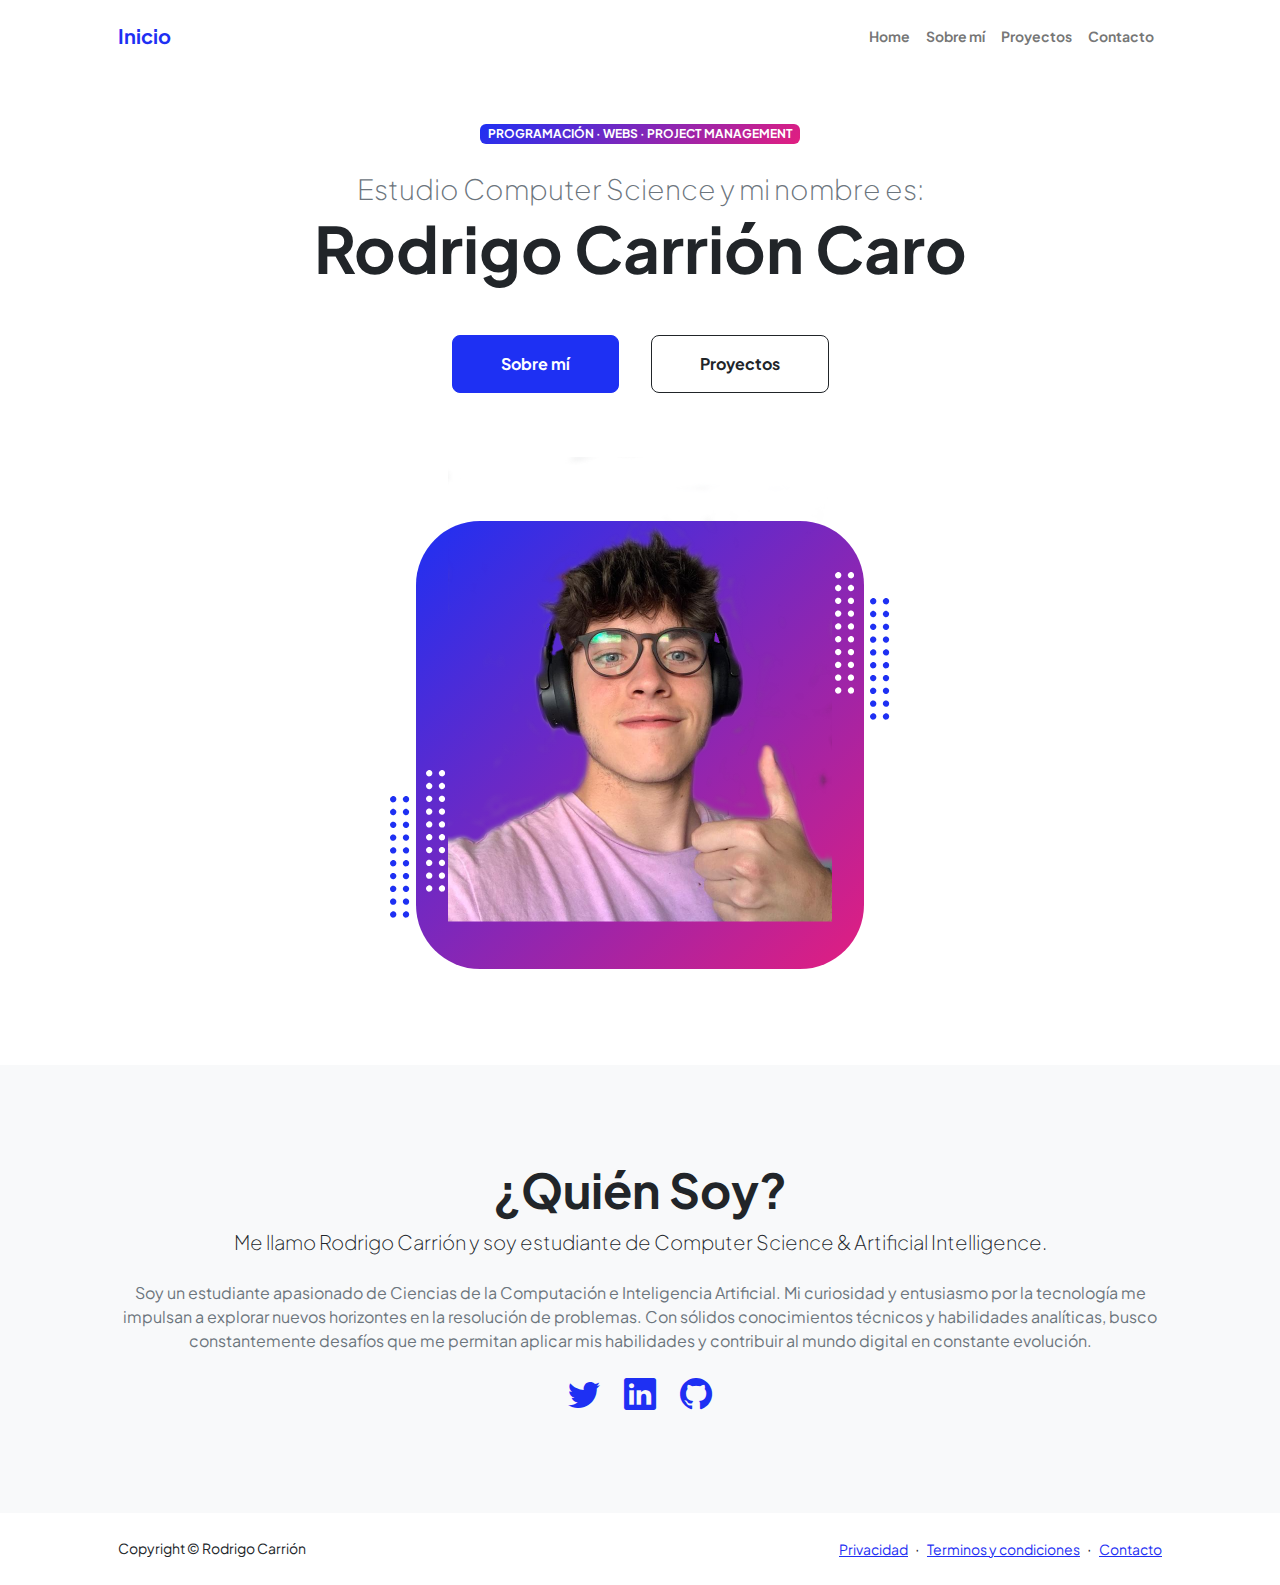
<file: index.html>
<!DOCTYPE html>
<html lang="en">
    <head>
        <meta charset="utf-8" />
        <meta name="viewport" content="width=device-width, initial-scale=1, shrink-to-fit=no" />
        <meta name="description" content="" />
        <meta name="author" content="" />
        <title>Portfolio Rodrigo Carrión</title>
        <!-- Favicon-->
        <link rel="icon" type="image/x-icon" href="assets/favicon.ico" />
        <!-- Custom Google font-->
        <link rel="preconnect" href="https://fonts.googleapis.com" />
        <link rel="preconnect" href="https://fonts.gstatic.com" crossorigin />
        <link href="https://fonts.googleapis.com/css2?family=Plus+Jakarta+Sans:wght@100;200;300;400;500;600;700;800;900&amp;display=swap" rel="stylesheet" />
        <!-- Bootstrap icons-->
        <link href="https://cdn.jsdelivr.net/npm/bootstrap-icons@1.8.1/font/bootstrap-icons.css" rel="stylesheet" />
        <!-- Core theme CSS (includes Bootstrap)-->
        <link href="css/styles.css" rel="stylesheet" />
    </head>
    <body class="d-flex flex-column h-100">
        <main class="flex-shrink-0">
            <!-- Navigation-->
            <nav class="navbar navbar-expand-lg navbar-light bg-white py-3">
                <div class="container px-5">
                    <a class="navbar-brand" href="index.html"><span class="fw-bolder text-primary">Inicio</span></a>
                    <button class="navbar-toggler" type="button" data-bs-toggle="collapse" data-bs-target="#navbarSupportedContent" aria-controls="navbarSupportedContent" aria-expanded="false" aria-label="Toggle navigation"><span class="navbar-toggler-icon"></span></button>
                    <div class="collapse navbar-collapse" id="navbarSupportedContent">
                        <ul class="navbar-nav ms-auto mb-2 mb-lg-0 small fw-bolder">
                            <li class="nav-item"><a class="nav-link" href="index.html">Home</a></li>
                            <li class="nav-item"><a class="nav-link" href="resume.html">Sobre mí</a></li>
                            <li class="nav-item"><a class="nav-link" href="projects.html">Proyectos</a></li>
                            <li class="nav-item"><a class="nav-link" href="contact.html">Contacto</a></li>
                        </ul>
                    </div>
                </div>
            </nav>
            <!-- Header-->
            <header class="py-5">
                <div class="container px-5 pb-5">
                    <div class="row gx-5 align-items-center">
                        <div class="col-xxl-5">
                            <!-- Header text content-->
                            <div class="text-center text-xxl-start">
                                <div class="badge bg-gradient-primary-to-secondary text-white mb-4"><div class="text-uppercase">Programación &middot; Webs &middot; Project Management</div></div>
                                <div class="fs-3 fw-light text-muted">Estudio Computer Science y mi nombre es:</div>
                                <h1 class="display-3 fw-bolder mb-5"><span class="text-gradient d-inline">Rodrigo Carrión Caro</span></h1>
                                <div class="d-grid gap-3 d-sm-flex justify-content-sm-center justify-content-xxl-start mb-3">
                                    <a class="btn btn-primary btn-lg px-5 py-3 me-sm-3 fs-6 fw-bolder" href="resume.html">Sobre mí</a>
                                    <a class="btn btn-outline-dark btn-lg px-5 py-3 fs-6 fw-bolder" href="projects.html">Proyectos</a>
                                </div>
                            </div>
                        </div>
                        <div class="col-xxl-7">
                            <!-- Header profile picture-->
                            <div class="d-flex justify-content-center mt-5 mt-xxl-0">
                                <div class="profile bg-gradient-primary-to-secondary">
                                    <!-- TIP: For best results, use a photo with a transparent background like the demo example below-->
                                    <!-- Watch a tutorial on how to do this on YouTube (link)-->
                                    <img class="profile-img" src="assets/profile.png" alt="..." />
                                    <div class="dots-1">
                                        <!-- SVG Dots-->
                                        <svg version="1.1" xmlns="http://www.w3.org/2000/svg" xmlns:xlink="http://www.w3.org/1999/xlink" x="0px" y="0px" viewBox="0 0 191.6 1215.4" style="enable-background: new 0 0 191.6 1215.4" xml:space="preserve">
                                            <g transform="translate(0.000000,1280.000000) scale(0.100000,-0.100000)">
                                                <path d="M227.7,12788.6c-105-35-200-141-222-248c-43-206,163-412,369-369c155,32,275,190,260,339c-11,105-90,213-190,262        C383.7,12801.6,289.7,12808.6,227.7,12788.6z"></path>
                                                <path d="M1507.7,12788.6c-151-50-253-216-222-362c25-119,136-230,254-255c194-41,395,142,375,339c-11,105-90,213-190,262        C1663.7,12801.6,1569.7,12808.6,1507.7,12788.6z"></path>
                                                <path d="M227.7,11508.6c-105-35-200-141-222-248c-43-206,163-412,369-369c155,32,275,190,260,339c-11,105-90,213-190,262        C383.7,11521.6,289.7,11528.6,227.7,11508.6z"></path>
                                                <path d="M1507.7,11508.6c-151-50-253-216-222-362c25-119,136-230,254-255c194-41,395,142,375,339c-11,105-90,213-190,262        C1663.7,11521.6,1569.7,11528.6,1507.7,11508.6z"></path>
                                                <path d="M227.7,10228.6c-105-35-200-141-222-248c-43-206,163-412,369-369c155,32,275,190,260,339c-11,105-90,213-190,262        C383.7,10241.6,289.7,10248.6,227.7,10228.6z"></path>
                                                <path d="M1507.7,10228.6c-105-35-200-141-222-248c-43-206,163-412,369-369c155,32,275,190,260,339c-11,105-90,213-190,262        C1663.7,10241.6,1569.7,10248.6,1507.7,10228.6z"></path>
                                                <path d="M227.7,8948.6c-105-35-200-141-222-248c-43-206,163-412,369-369c155,32,275,190,260,339c-11,105-90,213-190,262        C383.7,8961.6,289.7,8968.6,227.7,8948.6z"></path>
                                                <path d="M1507.7,8948.6c-105-35-200-141-222-248c-43-206,163-412,369-369c155,32,275,190,260,339c-11,105-90,213-190,262        C1663.7,8961.6,1569.7,8968.6,1507.7,8948.6z"></path>
                                                <path d="M227.7,7668.6c-105-35-200-141-222-248c-43-206,163-412,369-369c155,32,275,190,260,339c-11,105-90,213-190,262        C383.7,7681.6,289.7,7688.6,227.7,7668.6z"></path>
                                                <path d="M1507.7,7668.6c-105-35-200-141-222-248c-43-206,163-412,369-369c155,32,275,190,260,339c-11,105-90,213-190,262        C1663.7,7681.6,1569.7,7688.6,1507.7,7668.6z"></path>
                                                <path d="M227.7,6388.6c-105-35-200-141-222-248c-43-206,163-412,369-369c155,32,275,190,260,339c-11,105-90,213-190,262        C383.7,6401.6,289.7,6408.6,227.7,6388.6z"></path>
                                                <path d="M1507.7,6388.6c-105-35-200-141-222-248c-43-206,163-412,369-369c155,32,275,190,260,339c-11,105-90,213-190,262        C1663.7,6401.6,1569.7,6408.6,1507.7,6388.6z"></path>
                                                <path d="M227.7,5108.6c-105-35-200-141-222-248c-43-206,163-412,369-369c155,32,275,190,260,339c-11,105-90,213-190,262        C383.7,5121.6,289.7,5128.6,227.7,5108.6z"></path>
                                                <path d="M1507.7,5108.6c-105-35-200-141-222-248c-43-206,163-412,369-369c155,32,275,190,260,339c-11,105-90,213-190,262        C1663.7,5121.6,1569.7,5128.6,1507.7,5108.6z"></path>
                                                <path d="M227.7,3828.6c-105-35-200-141-222-248c-43-206,163-412,369-369c155,32,275,190,260,339c-11,105-90,213-190,262        C383.7,3841.6,289.7,3848.6,227.7,3828.6z"></path>
                                                <path d="M1507.7,3828.6c-105-35-200-141-222-248c-43-206,163-412,369-369c155,32,275,190,260,339c-11,105-90,213-190,262        C1663.7,3841.6,1569.7,3848.6,1507.7,3828.6z"></path>
                                                <path d="M227.7,2548.6c-105-35-200-141-222-248c-43-206,163-412,369-369c155,32,275,190,260,339c-11,105-90,213-190,262        C383.7,2561.6,289.7,2568.6,227.7,2548.6z"></path>
                                                <path d="M1507.7,2548.6c-105-35-200-141-222-248c-43-206,163-412,369-369c155,32,275,190,260,339c-11,105-90,213-190,262        C1663.7,2561.6,1569.7,2568.6,1507.7,2548.6z"></path>
                                                <path d="M227.7,1268.6c-105-35-200-141-222-248c-43-206,163-412,369-369c155,32,275,190,260,339c-11,105-90,213-190,262        C383.7,1281.6,289.7,1288.6,227.7,1268.6z"></path>
                                                <path d="M1507.7,1268.6c-105-35-200-141-222-248c-43-206,163-412,369-369c155,32,275,190,260,339c-11,105-90,213-190,262        C1663.7,1281.6,1569.7,1288.6,1507.7,1268.6z"></path>
                                            </g>
                                        </svg>
                                        <!-- END of SVG dots-->
                                    </div>
                                    <div class="dots-2">
                                        <!-- SVG Dots-->
                                        <svg version="1.1" xmlns="http://www.w3.org/2000/svg" xmlns:xlink="http://www.w3.org/1999/xlink" x="0px" y="0px" viewBox="0 0 191.6 1215.4" style="enable-background: new 0 0 191.6 1215.4" xml:space="preserve">
                                            <g transform="translate(0.000000,1280.000000) scale(0.100000,-0.100000)">
                                                <path d="M227.7,12788.6c-105-35-200-141-222-248c-43-206,163-412,369-369c155,32,275,190,260,339c-11,105-90,213-190,262        C383.7,12801.6,289.7,12808.6,227.7,12788.6z"></path>
                                                <path d="M1507.7,12788.6c-151-50-253-216-222-362c25-119,136-230,254-255c194-41,395,142,375,339c-11,105-90,213-190,262        C1663.7,12801.6,1569.7,12808.6,1507.7,12788.6z"></path>
                                                <path d="M227.7,11508.6c-105-35-200-141-222-248c-43-206,163-412,369-369c155,32,275,190,260,339c-11,105-90,213-190,262        C383.7,11521.6,289.7,11528.6,227.7,11508.6z"></path>
                                                <path d="M1507.7,11508.6c-151-50-253-216-222-362c25-119,136-230,254-255c194-41,395,142,375,339c-11,105-90,213-190,262        C1663.7,11521.6,1569.7,11528.6,1507.7,11508.6z"></path>
                                                <path d="M227.7,10228.6c-105-35-200-141-222-248c-43-206,163-412,369-369c155,32,275,190,260,339c-11,105-90,213-190,262        C383.7,10241.6,289.7,10248.6,227.7,10228.6z"></path>
                                                <path d="M1507.7,10228.6c-105-35-200-141-222-248c-43-206,163-412,369-369c155,32,275,190,260,339c-11,105-90,213-190,262        C1663.7,10241.6,1569.7,10248.6,1507.7,10228.6z"></path>
                                                <path d="M227.7,8948.6c-105-35-200-141-222-248c-43-206,163-412,369-369c155,32,275,190,260,339c-11,105-90,213-190,262        C383.7,8961.6,289.7,8968.6,227.7,8948.6z"></path>
                                                <path d="M1507.7,8948.6c-105-35-200-141-222-248c-43-206,163-412,369-369c155,32,275,190,260,339c-11,105-90,213-190,262        C1663.7,8961.6,1569.7,8968.6,1507.7,8948.6z"></path>
                                                <path d="M227.7,7668.6c-105-35-200-141-222-248c-43-206,163-412,369-369c155,32,275,190,260,339c-11,105-90,213-190,262        C383.7,7681.6,289.7,7688.6,227.7,7668.6z"></path>
                                                <path d="M1507.7,7668.6c-105-35-200-141-222-248c-43-206,163-412,369-369c155,32,275,190,260,339c-11,105-90,213-190,262        C1663.7,7681.6,1569.7,7688.6,1507.7,7668.6z"></path>
                                                <path d="M227.7,6388.6c-105-35-200-141-222-248c-43-206,163-412,369-369c155,32,275,190,260,339c-11,105-90,213-190,262        C383.7,6401.6,289.7,6408.6,227.7,6388.6z"></path>
                                                <path d="M1507.7,6388.6c-105-35-200-141-222-248c-43-206,163-412,369-369c155,32,275,190,260,339c-11,105-90,213-190,262        C1663.7,6401.6,1569.7,6408.6,1507.7,6388.6z"></path>
                                                <path d="M227.7,5108.6c-105-35-200-141-222-248c-43-206,163-412,369-369c155,32,275,190,260,339c-11,105-90,213-190,262        C383.7,5121.6,289.7,5128.6,227.7,5108.6z"></path>
                                                <path d="M1507.7,5108.6c-105-35-200-141-222-248c-43-206,163-412,369-369c155,32,275,190,260,339c-11,105-90,213-190,262        C1663.7,5121.6,1569.7,5128.6,1507.7,5108.6z"></path>
                                                <path d="M227.7,3828.6c-105-35-200-141-222-248c-43-206,163-412,369-369c155,32,275,190,260,339c-11,105-90,213-190,262        C383.7,3841.6,289.7,3848.6,227.7,3828.6z"></path>
                                                <path d="M1507.7,3828.6c-105-35-200-141-222-248c-43-206,163-412,369-369c155,32,275,190,260,339c-11,105-90,213-190,262        C1663.7,3841.6,1569.7,3848.6,1507.7,3828.6z"></path>
                                                <path d="M227.7,2548.6c-105-35-200-141-222-248c-43-206,163-412,369-369c155,32,275,190,260,339c-11,105-90,213-190,262        C383.7,2561.6,289.7,2568.6,227.7,2548.6z"></path>
                                                <path d="M1507.7,2548.6c-105-35-200-141-222-248c-43-206,163-412,369-369c155,32,275,190,260,339c-11,105-90,213-190,262        C1663.7,2561.6,1569.7,2568.6,1507.7,2548.6z"></path>
                                                <path d="M227.7,1268.6c-105-35-200-141-222-248c-43-206,163-412,369-369c155,32,275,190,260,339c-11,105-90,213-190,262        C383.7,1281.6,289.7,1288.6,227.7,1268.6z"></path>
                                                <path d="M1507.7,1268.6c-105-35-200-141-222-248c-43-206,163-412,369-369c155,32,275,190,260,339c-11,105-90,213-190,262        C1663.7,1281.6,1569.7,1288.6,1507.7,1268.6z"></path>
                                            </g>
                                        </svg>
                                        <!-- END of SVG dots-->
                                    </div>
                                    <div class="dots-3">
                                        <!-- SVG Dots-->
                                        <svg version="1.1" xmlns="http://www.w3.org/2000/svg" xmlns:xlink="http://www.w3.org/1999/xlink" x="0px" y="0px" viewBox="0 0 191.6 1215.4" style="enable-background: new 0 0 191.6 1215.4" xml:space="preserve">
                                            <g transform="translate(0.000000,1280.000000) scale(0.100000,-0.100000)">
                                                <path d="M227.7,12788.6c-105-35-200-141-222-248c-43-206,163-412,369-369c155,32,275,190,260,339c-11,105-90,213-190,262        C383.7,12801.6,289.7,12808.6,227.7,12788.6z"></path>
                                                <path d="M1507.7,12788.6c-151-50-253-216-222-362c25-119,136-230,254-255c194-41,395,142,375,339c-11,105-90,213-190,262        C1663.7,12801.6,1569.7,12808.6,1507.7,12788.6z"></path>
                                                <path d="M227.7,11508.6c-105-35-200-141-222-248c-43-206,163-412,369-369c155,32,275,190,260,339c-11,105-90,213-190,262        C383.7,11521.6,289.7,11528.6,227.7,11508.6z"></path>
                                                <path d="M1507.7,11508.6c-151-50-253-216-222-362c25-119,136-230,254-255c194-41,395,142,375,339c-11,105-90,213-190,262        C1663.7,11521.6,1569.7,11528.6,1507.7,11508.6z"></path>
                                                <path d="M227.7,10228.6c-105-35-200-141-222-248c-43-206,163-412,369-369c155,32,275,190,260,339c-11,105-90,213-190,262        C383.7,10241.6,289.7,10248.6,227.7,10228.6z"></path>
                                                <path d="M1507.7,10228.6c-105-35-200-141-222-248c-43-206,163-412,369-369c155,32,275,190,260,339c-11,105-90,213-190,262        C1663.7,10241.6,1569.7,10248.6,1507.7,10228.6z"></path>
                                                <path d="M227.7,8948.6c-105-35-200-141-222-248c-43-206,163-412,369-369c155,32,275,190,260,339c-11,105-90,213-190,262        C383.7,8961.6,289.7,8968.6,227.7,8948.6z"></path>
                                                <path d="M1507.7,8948.6c-105-35-200-141-222-248c-43-206,163-412,369-369c155,32,275,190,260,339c-11,105-90,213-190,262        C1663.7,8961.6,1569.7,8968.6,1507.7,8948.6z"></path>
                                                <path d="M227.7,7668.6c-105-35-200-141-222-248c-43-206,163-412,369-369c155,32,275,190,260,339c-11,105-90,213-190,262        C383.7,7681.6,289.7,7688.6,227.7,7668.6z"></path>
                                                <path d="M1507.7,7668.6c-105-35-200-141-222-248c-43-206,163-412,369-369c155,32,275,190,260,339c-11,105-90,213-190,262        C1663.7,7681.6,1569.7,7688.6,1507.7,7668.6z"></path>
                                                <path d="M227.7,6388.6c-105-35-200-141-222-248c-43-206,163-412,369-369c155,32,275,190,260,339c-11,105-90,213-190,262        C383.7,6401.6,289.7,6408.6,227.7,6388.6z"></path>
                                                <path d="M1507.7,6388.6c-105-35-200-141-222-248c-43-206,163-412,369-369c155,32,275,190,260,339c-11,105-90,213-190,262        C1663.7,6401.6,1569.7,6408.6,1507.7,6388.6z"></path>
                                                <path d="M227.7,5108.6c-105-35-200-141-222-248c-43-206,163-412,369-369c155,32,275,190,260,339c-11,105-90,213-190,262        C383.7,5121.6,289.7,5128.6,227.7,5108.6z"></path>
                                                <path d="M1507.7,5108.6c-105-35-200-141-222-248c-43-206,163-412,369-369c155,32,275,190,260,339c-11,105-90,213-190,262        C1663.7,5121.6,1569.7,5128.6,1507.7,5108.6z"></path>
                                                <path d="M227.7,3828.6c-105-35-200-141-222-248c-43-206,163-412,369-369c155,32,275,190,260,339c-11,105-90,213-190,262        C383.7,3841.6,289.7,3848.6,227.7,3828.6z"></path>
                                                <path d="M1507.7,3828.6c-105-35-200-141-222-248c-43-206,163-412,369-369c155,32,275,190,260,339c-11,105-90,213-190,262        C1663.7,3841.6,1569.7,3848.6,1507.7,3828.6z"></path>
                                                <path d="M227.7,2548.6c-105-35-200-141-222-248c-43-206,163-412,369-369c155,32,275,190,260,339c-11,105-90,213-190,262        C383.7,2561.6,289.7,2568.6,227.7,2548.6z"></path>
                                                <path d="M1507.7,2548.6c-105-35-200-141-222-248c-43-206,163-412,369-369c155,32,275,190,260,339c-11,105-90,213-190,262        C1663.7,2561.6,1569.7,2568.6,1507.7,2548.6z"></path>
                                                <path d="M227.7,1268.6c-105-35-200-141-222-248c-43-206,163-412,369-369c155,32,275,190,260,339c-11,105-90,213-190,262        C383.7,1281.6,289.7,1288.6,227.7,1268.6z"></path>
                                                <path d="M1507.7,1268.6c-105-35-200-141-222-248c-43-206,163-412,369-369c155,32,275,190,260,339c-11,105-90,213-190,262        C1663.7,1281.6,1569.7,1288.6,1507.7,1268.6z"></path>
                                            </g>
                                        </svg>
                                        <!-- END of SVG dots-->
                                    </div>
                                    <div class="dots-4">
                                        <!-- SVG Dots-->
                                        <svg version="1.1" xmlns="http://www.w3.org/2000/svg" xmlns:xlink="http://www.w3.org/1999/xlink" x="0px" y="0px" viewBox="0 0 191.6 1215.4" style="enable-background: new 0 0 191.6 1215.4" xml:space="preserve">
                                            <g transform="translate(0.000000,1280.000000) scale(0.100000,-0.100000)">
                                                <path d="M227.7,12788.6c-105-35-200-141-222-248c-43-206,163-412,369-369c155,32,275,190,260,339c-11,105-90,213-190,262        C383.7,12801.6,289.7,12808.6,227.7,12788.6z"></path>
                                                <path d="M1507.7,12788.6c-151-50-253-216-222-362c25-119,136-230,254-255c194-41,395,142,375,339c-11,105-90,213-190,262        C1663.7,12801.6,1569.7,12808.6,1507.7,12788.6z"></path>
                                                <path d="M227.7,11508.6c-105-35-200-141-222-248c-43-206,163-412,369-369c155,32,275,190,260,339c-11,105-90,213-190,262        C383.7,11521.6,289.7,11528.6,227.7,11508.6z"></path>
                                                <path d="M1507.7,11508.6c-151-50-253-216-222-362c25-119,136-230,254-255c194-41,395,142,375,339c-11,105-90,213-190,262        C1663.7,11521.6,1569.7,11528.6,1507.7,11508.6z"></path>
                                                <path d="M227.7,10228.6c-105-35-200-141-222-248c-43-206,163-412,369-369c155,32,275,190,260,339c-11,105-90,213-190,262        C383.7,10241.6,289.7,10248.6,227.7,10228.6z"></path>
                                                <path d="M1507.7,10228.6c-105-35-200-141-222-248c-43-206,163-412,369-369c155,32,275,190,260,339c-11,105-90,213-190,262        C1663.7,10241.6,1569.7,10248.6,1507.7,10228.6z"></path>
                                                <path d="M227.7,8948.6c-105-35-200-141-222-248c-43-206,163-412,369-369c155,32,275,190,260,339c-11,105-90,213-190,262        C383.7,8961.6,289.7,8968.6,227.7,8948.6z"></path>
                                                <path d="M1507.7,8948.6c-105-35-200-141-222-248c-43-206,163-412,369-369c155,32,275,190,260,339c-11,105-90,213-190,262        C1663.7,8961.6,1569.7,8968.6,1507.7,8948.6z"></path>
                                                <path d="M227.7,7668.6c-105-35-200-141-222-248c-43-206,163-412,369-369c155,32,275,190,260,339c-11,105-90,213-190,262        C383.7,7681.6,289.7,7688.6,227.7,7668.6z"></path>
                                                <path d="M1507.7,7668.6c-105-35-200-141-222-248c-43-206,163-412,369-369c155,32,275,190,260,339c-11,105-90,213-190,262        C1663.7,7681.6,1569.7,7688.6,1507.7,7668.6z"></path>
                                                <path d="M227.7,6388.6c-105-35-200-141-222-248c-43-206,163-412,369-369c155,32,275,190,260,339c-11,105-90,213-190,262        C383.7,6401.6,289.7,6408.6,227.7,6388.6z"></path>
                                                <path d="M1507.7,6388.6c-105-35-200-141-222-248c-43-206,163-412,369-369c155,32,275,190,260,339c-11,105-90,213-190,262        C1663.7,6401.6,1569.7,6408.6,1507.7,6388.6z"></path>
                                                <path d="M227.7,5108.6c-105-35-200-141-222-248c-43-206,163-412,369-369c155,32,275,190,260,339c-11,105-90,213-190,262        C383.7,5121.6,289.7,5128.6,227.7,5108.6z"></path>
                                                <path d="M1507.7,5108.6c-105-35-200-141-222-248c-43-206,163-412,369-369c155,32,275,190,260,339c-11,105-90,213-190,262        C1663.7,5121.6,1569.7,5128.6,1507.7,5108.6z"></path>
                                                <path d="M227.7,3828.6c-105-35-200-141-222-248c-43-206,163-412,369-369c155,32,275,190,260,339c-11,105-90,213-190,262        C383.7,3841.6,289.7,3848.6,227.7,3828.6z"></path>
                                                <path d="M1507.7,3828.6c-105-35-200-141-222-248c-43-206,163-412,369-369c155,32,275,190,260,339c-11,105-90,213-190,262        C1663.7,3841.6,1569.7,3848.6,1507.7,3828.6z"></path>
                                                <path d="M227.7,2548.6c-105-35-200-141-222-248c-43-206,163-412,369-369c155,32,275,190,260,339c-11,105-90,213-190,262        C383.7,2561.6,289.7,2568.6,227.7,2548.6z"></path>
                                                <path d="M1507.7,2548.6c-105-35-200-141-222-248c-43-206,163-412,369-369c155,32,275,190,260,339c-11,105-90,213-190,262        C1663.7,2561.6,1569.7,2568.6,1507.7,2548.6z"></path>
                                                <path d="M227.7,1268.6c-105-35-200-141-222-248c-43-206,163-412,369-369c155,32,275,190,260,339c-11,105-90,213-190,262        C383.7,1281.6,289.7,1288.6,227.7,1268.6z"></path>
                                                <path d="M1507.7,1268.6c-105-35-200-141-222-248c-43-206,163-412,369-369c155,32,275,190,260,339c-11,105-90,213-190,262        C1663.7,1281.6,1569.7,1288.6,1507.7,1268.6z"></path>
                                            </g>
                                        </svg>
                                        <!-- END of SVG dots-->
                                    </div>
                                </div>
                            </div>
                        </div>
                    </div>
                </div>
            </header>
            <!-- About Section-->
            <section class="bg-light py-5">
                <div class="container px-5">
                    <div class="row gx-5 justify-content-center">
                        <div class="col-xxl-8">
                            <div class="text-center my-5">
                                <h2 class="display-5 fw-bolder"><span class="text-gradient d-inline">¿Quién Soy?</span></h2>
                                <p class="lead fw-light mb-4">Me llamo Rodrigo Carrión y soy estudiante de Computer Science & Artificial Intelligence.</p>
                                <p class="text-muted">Soy un estudiante apasionado de Ciencias de la Computación e Inteligencia Artificial. Mi curiosidad y entusiasmo por la tecnología me impulsan a explorar nuevos horizontes en la resolución de problemas. Con sólidos conocimientos técnicos y habilidades analíticas, busco constantemente desafíos que me permitan aplicar mis habilidades y contribuir al mundo digital en constante evolución.</p>
                                <div class="d-flex justify-content-center fs-2 gap-4">
                                    <a class="text-gradient" href="#!"><i class="bi bi-twitter"></i></a>
                                    <a class="text-gradient" href="#!"><i class="bi bi-linkedin"></i></a>
                                    <a class="text-gradient" href="https://github.com/rodriicarriion"><i class="bi bi-github"></i></a>
                                </div>
                            </div>
                        </div>
                    </div>
                </div>
            </section>
        </main>
        <!-- Footer-->
        <footer class="bg-white py-4 mt-auto">
            <div class="container px-5">
                <div class="row align-items-center justify-content-between flex-column flex-sm-row">
                    <div class="col-auto"><div class="small m-0">Copyright &copy; Rodrigo Carrión</div></div>
                    <div class="col-auto">
                        <a class="small" href="#!">Privacidad</a>
                        <span class="mx-1">&middot;</span>
                        <a class="small" href="#!">Terminos y condiciones</a>
                        <span class="mx-1">&middot;</span>
                        <a class="small" href="contact.html">Contacto</a>
                    </div>
                </div>
            </div>
        </footer>
        <!-- Bootstrap core JS-->
        <script src="https://cdn.jsdelivr.net/npm/bootstrap@5.2.3/dist/js/bootstrap.bundle.min.js"></script>
        <!-- Core theme JS-->
        <script src="js/scripts.js"></script>
    </body>
</html>
</file>
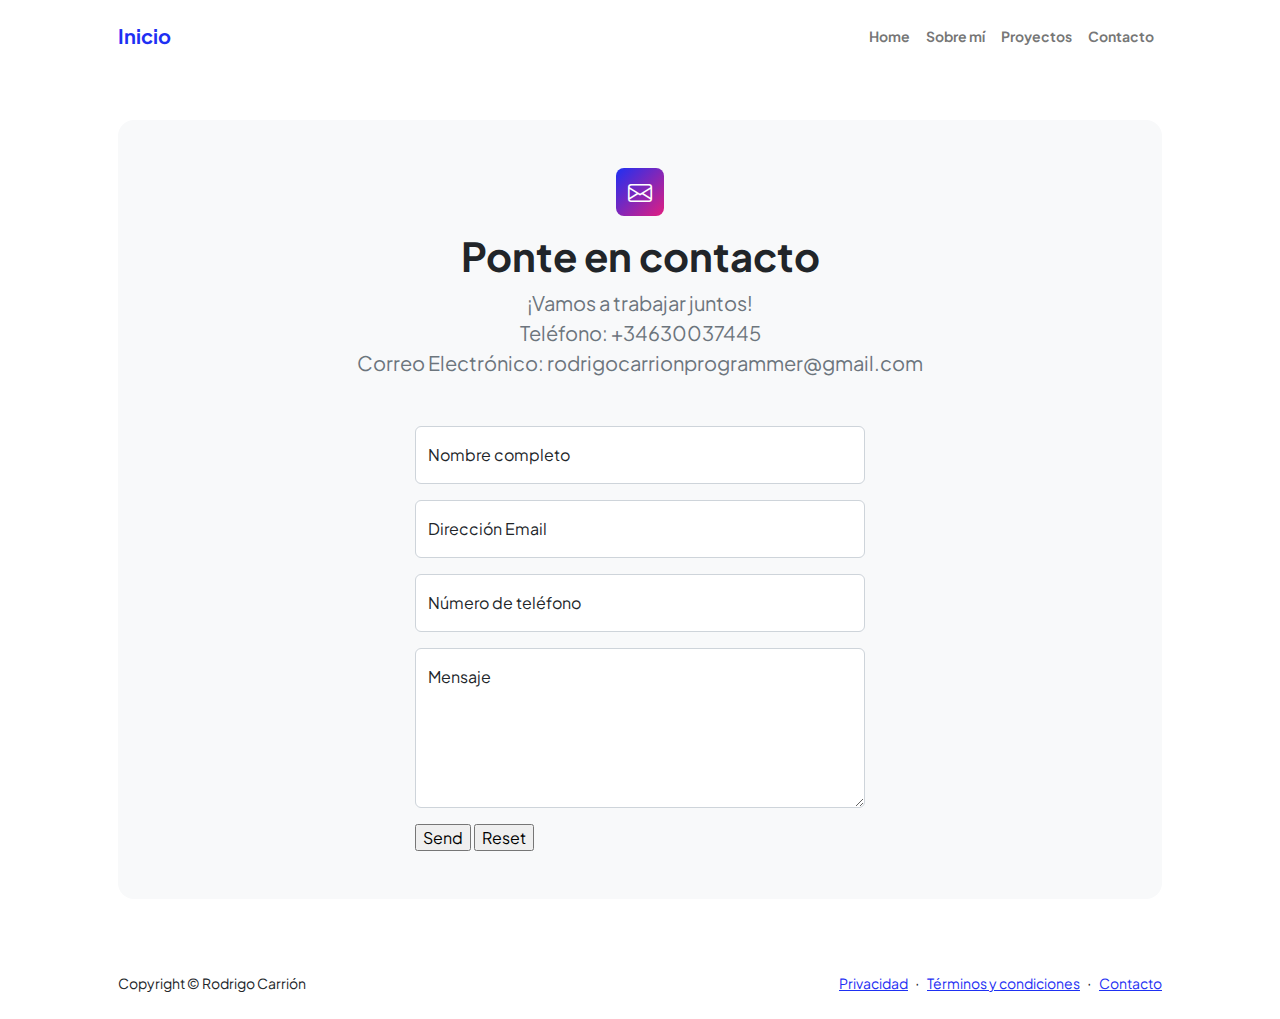
<file: contact.html>
<!DOCTYPE html>
<html lang="en">
    <head>
        <meta charset="utf-8" />
        <meta name="viewport" content="width=device-width, initial-scale=1, shrink-to-fit=no" />
        <meta name="description" content />
        <meta name="author" content />
        <title>Portfolio Rodrigo Carrión</title>
        <!-- Favicon-->
        <link rel="icon" type="image/x-icon" href="assets/favicon.ico" />
        <!-- Custom Google font-->
        <link rel="preconnect" href="https://fonts.googleapis.com" />
        <link rel="preconnect" href="https://fonts.gstatic.com" crossorigin />
        <link href="https://fonts.googleapis.com/css2?family=Plus+Jakarta+Sans:wght@100;200;300;400;500;600;700;800;900&amp;display=swap" rel="stylesheet" />
        <!-- Bootstrap icons-->
        <link href="https://cdn.jsdelivr.net/npm/bootstrap-icons@1.8.1/font/bootstrap-icons.css" rel="stylesheet" />
        <!-- Core theme CSS (includes Bootstrap)-->
        <link href="css/styles.css" rel="stylesheet" />
    </head>
    <body class="d-flex flex-column">
        <main class="flex-shrink-0">
            <!-- Navigation-->
            <nav class="navbar navbar-expand-lg navbar-light bg-white py-3">
                <div class="container px-5">
                    <a class="navbar-brand" href="index.html"><span class="fw-bolder text-primary">Inicio</span></a>
                    <button class="navbar-toggler" type="button" data-bs-toggle="collapse" data-bs-target="#navbarSupportedContent" aria-controls="navbarSupportedContent" aria-expanded="false" aria-label="Toggle navigation"><span class="navbar-toggler-icon"></span></button>
                    <div class="collapse navbar-collapse" id="navbarSupportedContent">
                        <ul class="navbar-nav ms-auto mb-2 mb-lg-0 small fw-bolder">
                            <li class="nav-item"><a class="nav-link" href="index.html">Home</a></li>
                            <li class="nav-item"><a class="nav-link" href="resume.html">Sobre mí</a></li>
                            <li class="nav-item"><a class="nav-link" href="projects.html">Proyectos</a></li>
                            <li class="nav-item"><a class="nav-link" href="contact.html">Contacto</a></li>
                        </ul>
                    </div>
                </div>
            </nav>
            <!-- Page content-->
            <section class="py-5">
                <div class="container px-5">
                    <!-- Contact form-->
                    <div class="bg-light rounded-4 py-5 px-4 px-md-5">
                        <div class="text-center mb-5">
                            <div class="feature bg-primary bg-gradient-primary-to-secondary text-white rounded-3 mb-3"><i class="bi bi-envelope"></i></div>
                            <h1 class="fw-bolder">Ponte en contacto</h1>
                            <p class="lead fw-normal text-muted mb-0">¡Vamos a trabajar juntos!</br>Teléfono: +34630037445 </br>Correo Electrónico: rodrigocarrionprogrammer@gmail.com</p>
                        </div>
                        <div class="row gx-5 justify-content-center">
                            <div class="col-lg-8 col-xl-6">
                                
                                <form action="mailto:rodrigocarrionprogrammer@gmail.com" method="post" enctype="text/plain">
                                    <!-- Name input-->
                                    <div class="form-floating mb-3">
                                        <input class="form-control" name="name" type="text"  data-sb-validations="required" placeholder="rodrigo" />
                                        <label for="name">Nombre completo</label>
                                        <div class="invalid-feedback" data-sb-feedback="name:required">Se necesita un nombre.</div>
                                    </div>
                                    <!-- Email address input-->
                                    <div class="form-floating mb-3">
                                        <input class="form-control" name="email" type="email" placeholder="rodrigocarrionprogrammer@gmail.com" data-sb-validations="required,email" />
                                        <label for="email">Dirección Email</label>
                                        <div class="invalid-feedback" data-sb-feedback="email:required">Se necesita un Email.</div>
                                        <div class="invalid-feedback" data-sb-feedback="email:email">El Email no es válido.</div>
                                    </div>
                                    <!-- Phone number input-->
                                    <div class="form-floating mb-3">
                                        <input class="form-control" name="phone" type="text" placeholder="(123) 456-7890" data-sb-validations="required" />
                                        <label for="phone">Número de teléfono</label>
                                        <div class="invalid-feedback" data-sb-feedback="phone:required">Se necesita un número de teléfono.</div>
                                    </div>
                                    <!-- Message input-->
                                    <div class="form-floating mb-3">
                                        <textarea class="form-control" name="comment" type="text" placeholder="Enter your message here..." style="height: 10rem" data-sb-validations="required"></textarea>
                                        <label for="message">Mensaje</label>
                                        <div class="invalid-feedback" data-sb-feedback="message:required">Se necesita un Mensaje.</div>
                                    </div>
                                    <input type="submit" value="Send">
                                    <input type="reset" value="Reset"
                                </form>
                            </div>
                        </div>
                    </div>
                </div>
            </section>
        </main>
        <!-- Footer-->
        <footer class="bg-white py-4 mt-auto">
            <div class="container px-5">
                <div class="row align-items-center justify-content-between flex-column flex-sm-row">
                    <div class="col-auto"><div class="small m-0">Copyright &copy; Rodrigo Carrión</div></div>
                    <div class="col-auto">
                        <a class="small" href="#!">Privacidad</a>
                        <span class="mx-1">&middot;</span>
                        <a class="small" href="#!">Términos y condiciones</a>
                        <span class="mx-1">&middot;</span>
                        <a class="small" href="contact.html">Contacto</a>
                    </div>
                </div>
            </div>
        </footer>
        <!-- Bootstrap core JS-->
        <script src="https://cdn.jsdelivr.net/npm/bootstrap@5.2.3/dist/js/bootstrap.bundle.min.js"></script>
        <!-- Core theme JS-->
        <script src="js/scripts.js"></script>
        <script src="https://cdn.startbootstrap.com/sb-forms-latest.js"></script>
    </body>
</html>
</file>
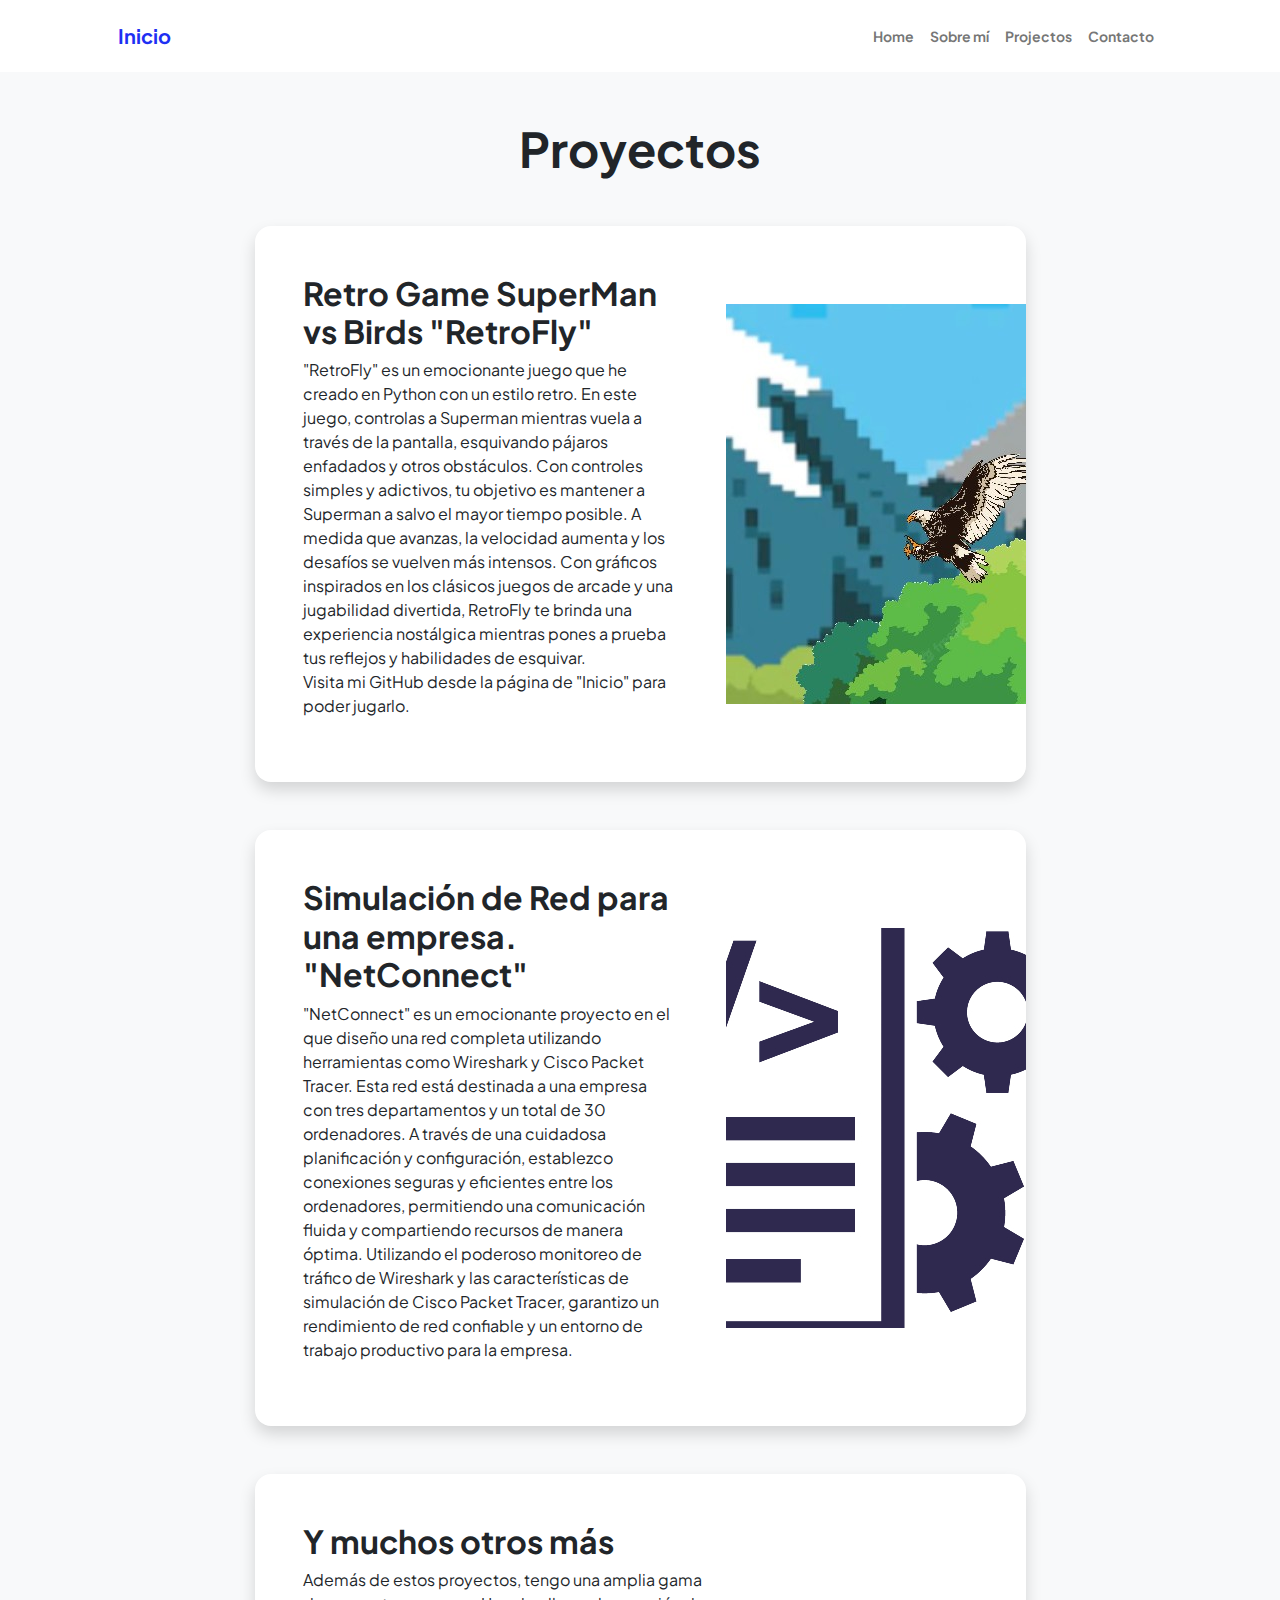
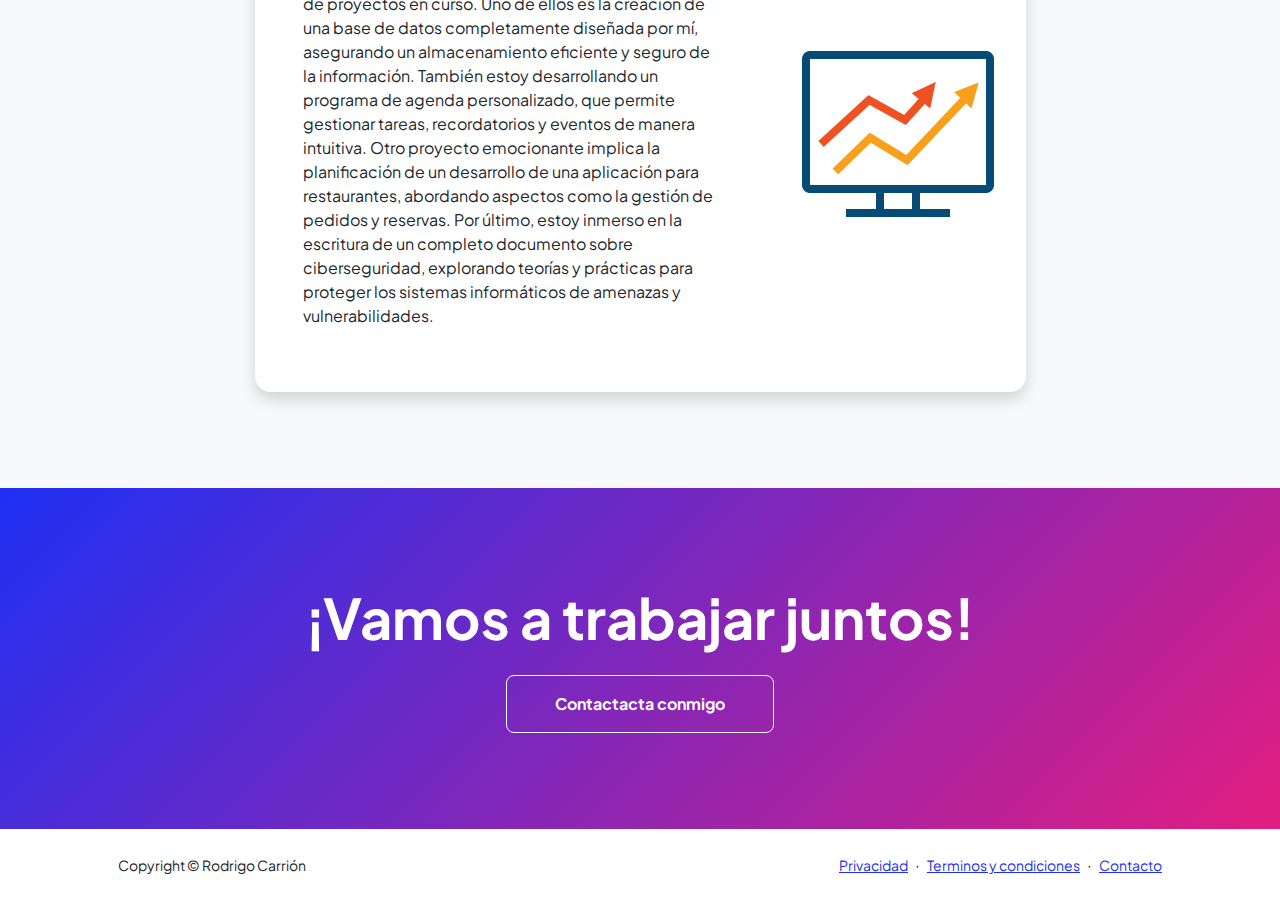
<file: projects.html>
<!DOCTYPE html>
<html lang="en">
    <head>
        <meta charset="utf-8" />
        <meta name="viewport" content="width=device-width, initial-scale=1, shrink-to-fit=no" />
        <meta name="description" content="" />
        <meta name="author" content="" />
        <title>Portfolio Rodrigo Carrión</title>
        <!-- Favicon-->
        <link rel="icon" type="image/x-icon" href="assets/favicon.ico" />
        <!-- Custom Google font-->
        <link rel="preconnect" href="https://fonts.googleapis.com" />
        <link rel="preconnect" href="https://fonts.gstatic.com" crossorigin />
        <link href="https://fonts.googleapis.com/css2?family=Plus+Jakarta+Sans:wght@100;200;300;400;500;600;700;800;900&amp;display=swap" rel="stylesheet" />
        <!-- Bootstrap icons-->
        <link href="https://cdn.jsdelivr.net/npm/bootstrap-icons@1.8.1/font/bootstrap-icons.css" rel="stylesheet" />
        <!-- Core theme CSS (includes Bootstrap)-->
        <link href="css/styles.css" rel="stylesheet" />
    </head>
    <body class="d-flex flex-column h-100 bg-light">
        <main class="flex-shrink-0">
            <!-- Navigation-->
            <nav class="navbar navbar-expand-lg navbar-light bg-white py-3">
                <div class="container px-5">
                    <a class="navbar-brand" href="index.html"><span class="fw-bolder text-primary">Inicio</span></a>
                    <button class="navbar-toggler" type="button" data-bs-toggle="collapse" data-bs-target="#navbarSupportedContent" aria-controls="navbarSupportedContent" aria-expanded="false" aria-label="Toggle navigation"><span class="navbar-toggler-icon"></span></button>
                    <div class="collapse navbar-collapse" id="navbarSupportedContent">
                        <ul class="navbar-nav ms-auto mb-2 mb-lg-0 small fw-bolder">
                            <li class="nav-item"><a class="nav-link" href="index.html">Home</a></li>
                            <li class="nav-item"><a class="nav-link" href="resume.html">Sobre mí</a></li>
                            <li class="nav-item"><a class="nav-link" href="projects.html">Projectos</a></li>
                            <li class="nav-item"><a class="nav-link" href="contact.html">Contacto</a></li>
                        </ul>
                    </div>
                </div>
            </nav>
            <!-- Projects Section-->
            <section class="py-5">
                <div class="container px-5 mb-5">
                    <div class="text-center mb-5">
                        <h1 class="display-5 fw-bolder mb-0"><span class="text-gradient d-inline">Proyectos</span></h1>
                    </div>
                    <div class="row gx-5 justify-content-center">
                        <div class="col-lg-11 col-xl-9 col-xxl-8">
                            <!-- Project Card 1-->
                            <div class="card overflow-hidden shadow rounded-4 border-0 mb-5">
                                <div class="card-body p-0">
                                    <div class="d-flex align-items-center">
                                        <div class="p-5">
                                            <h2 class="fw-bolder">Retro Game SuperMan vs Birds "RetroFly"</h2>
                                            <p>"RetroFly" es un emocionante juego que he creado en Python con un estilo retro. En este juego, controlas a Superman mientras vuela a través de la pantalla, esquivando pájaros enfadados y otros obstáculos. Con controles simples y adictivos, tu objetivo es mantener a Superman a salvo el mayor tiempo posible. A medida que avanzas, la velocidad aumenta y los desafíos se vuelven más intensos. Con gráficos inspirados en los clásicos juegos de arcade y una jugabilidad divertida, RetroFly te brinda una experiencia nostálgica mientras pones a prueba tus reflejos y habilidades de esquivar.</br>Visita mi GitHub desde la página de "Inicio" para poder jugarlo.</p>
                                        </div>
                                        <img class="img-fluid" src="assets/retrogame.jpg" alt="..." />
                                    </div>
                                </div>
                            </div>
                            <!-- Project Card 2-->
                            <div class="card overflow-hidden shadow rounded-4 border-0 mb-5">
                                <div class="card-body p-0">
                                    <div class="d-flex align-items-center">
                                        <div class="p-5">
                                            <h2 class="fw-bolder">Simulación de Red para una empresa. </br> "NetConnect"</h2>
                                            <p>"NetConnect" es un emocionante proyecto en el que diseño una red completa utilizando herramientas como Wireshark y Cisco Packet Tracer. Esta red está destinada a una empresa con tres departamentos y un total de 30 ordenadores. A través de una cuidadosa planificación y configuración, establezco conexiones seguras y eficientes entre los ordenadores, permitiendo una comunicación fluida y compartiendo recursos de manera óptima. Utilizando el poderoso monitoreo de tráfico de Wireshark y las características de simulación de Cisco Packet Tracer, garantizo un rendimiento de red confiable y un entorno de trabajo productivo para la empresa.</p>
                                        </div>
                                        <img class="img-fluid" src="assets/netconnect.jpg" alt="..." />
                                    </div>
                                </div>
                            </div>
                            <!-- Project Card 3-->
                            <div class="card overflow-hidden shadow rounded-4 border-0">
                                <div class="card-body p-0">
                                    <div class="d-flex align-items-center">
                                        <div class="p-5">
                                            <h2 class="fw-bolder">Y muchos otros más</h2>
                                            <p>Además de estos proyectos, tengo una amplia gama de proyectos en curso. Uno de ellos es la creación de una base de datos completamente diseñada por mí, asegurando un almacenamiento eficiente y seguro de la información. También estoy desarrollando un programa de agenda personalizado, que permite gestionar tareas, recordatorios y eventos de manera intuitiva. Otro proyecto emocionante implica la planificación de un desarrollo de una aplicación para restaurantes, abordando aspectos como la gestión de pedidos y reservas. Por último, estoy inmerso en la escritura de un completo documento sobre ciberseguridad, explorando teorías y prácticas para proteger los sistemas informáticos de amenazas y vulnerabilidades.</p>
                                        </div>
                                        <img class="img-fluid" src="assets/ademas.png" alt="..." />
                                    </div>
                                </div>
                            </div>
                        </div>
                    </div>
                </div>
            </section>
            <!-- Call to action section-->
            <section class="py-5 bg-gradient-primary-to-secondary text-white">
                <div class="container px-5 my-5">
                    <div class="text-center">
                        <h2 class="display-4 fw-bolder mb-4">¡Vamos a trabajar juntos!</h2>
                        <a class="btn btn-outline-light btn-lg px-5 py-3 fs-6 fw-bolder" href="contact.html">Contactacta conmigo</a>
                    </div>
                </div>
            </section>
        </main>
        <!-- Footer-->
        <footer class="bg-white py-4 mt-auto">
            <div class="container px-5">
                <div class="row align-items-center justify-content-between flex-column flex-sm-row">
                    <div class="col-auto"><div class="small m-0">Copyright &copy; Rodrigo Carrión</div></div>
                    <div class="col-auto">
                        <a class="small" href="#!">Privacidad</a>
                        <span class="mx-1">&middot;</span>
                        <a class="small" href="#!">Terminos y condiciones</a>
                        <span class="mx-1">&middot;</span>
                        <a class="small" href=contact.html!>Contacto</a>
                    </div>
                </div>
            </div>
        </footer>
        <!-- Bootstrap core JS-->
        <script src="https://cdn.jsdelivr.net/npm/bootstrap@5.2.3/dist/js/bootstrap.bundle.min.js"></script>
        <!-- Core theme JS-->
        <script src="js/scripts.js"></script>
    </body>
</html>
</file>
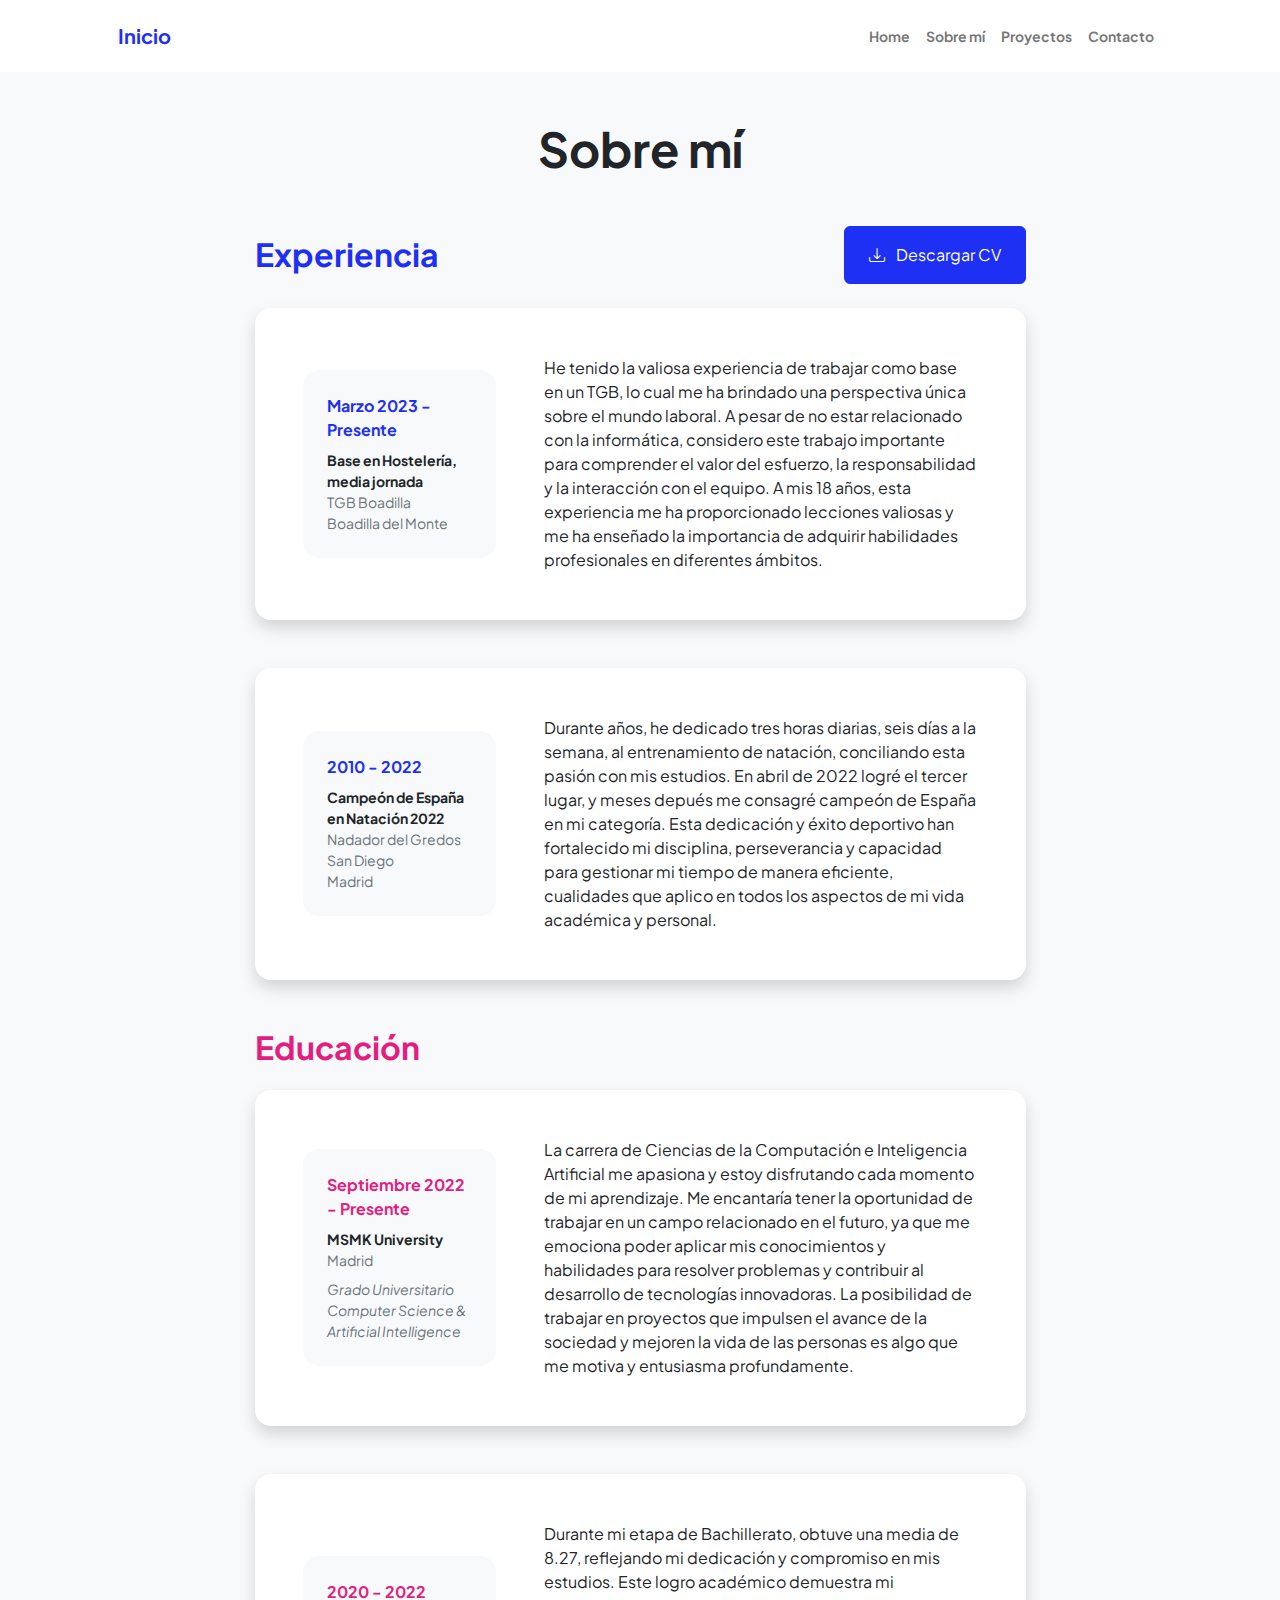
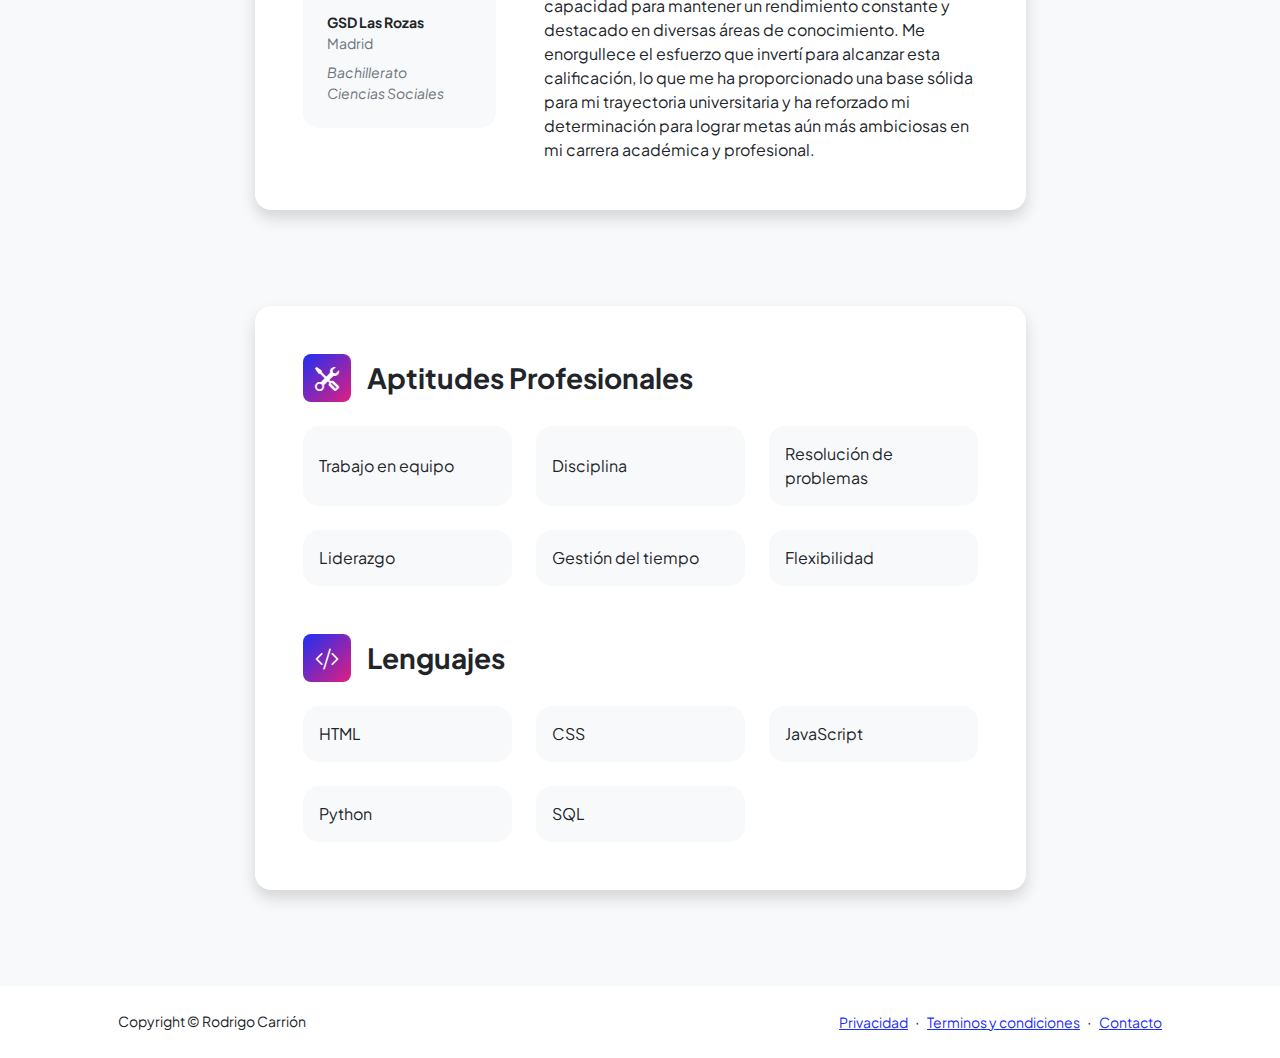
<file: resume.html>
<!DOCTYPE html>
<html lang="en">
    <head>
        <meta charset="utf-8" />
        <meta name="viewport" content="width=device-width, initial-scale=1, shrink-to-fit=no" />
        <meta name="description" content="" />
        <meta name="author" content="" />
        <title>Portfolio Rodrigo Carrión</title>
        <!-- Favicon-->
        <link rel="icon" type="image/x-icon" href="assets/favicon.ico" />
        <!-- Custom Google font-->
        <link rel="preconnect" href="https://fonts.googleapis.com" />
        <link rel="preconnect" href="https://fonts.gstatic.com" crossorigin />
        <link href="https://fonts.googleapis.com/css2?family=Plus+Jakarta+Sans:wght@100;200;300;400;500;600;700;800;900&amp;display=swap" rel="stylesheet" />
        <!-- Bootstrap icons-->
        <link href="https://cdn.jsdelivr.net/npm/bootstrap-icons@1.8.1/font/bootstrap-icons.css" rel="stylesheet" />
        <!-- Core theme CSS (includes Bootstrap)-->
        <link href="css/styles.css" rel="stylesheet" />
    </head>
    <body class="d-flex flex-column h-100 bg-light">
        <main class="flex-shrink-0">
            <!-- Navigation-->
            <nav class="navbar navbar-expand-lg navbar-light bg-white py-3">
                <div class="container px-5">
                    <a class="navbar-brand" href="index.html"><span class="fw-bolder text-primary">Inicio</span></a>
                    <button class="navbar-toggler" type="button" data-bs-toggle="collapse" data-bs-target="#navbarSupportedContent" aria-controls="navbarSupportedContent" aria-expanded="false" aria-label="Toggle navigation"><span class="navbar-toggler-icon"></span></button>
                    <div class="collapse navbar-collapse" id="navbarSupportedContent">
                        <ul class="navbar-nav ms-auto mb-2 mb-lg-0 small fw-bolder">
                            <li class="nav-item"><a class="nav-link" href="index.html">Home</a></li>
                            <li class="nav-item"><a class="nav-link" href="resume.html">Sobre mí</a></li>
                            <li class="nav-item"><a class="nav-link" href="projects.html">Proyectos</a></li>
                            <li class="nav-item"><a class="nav-link" href="contact.html">Contacto</a></li>
                        </ul>
                    </div>
                </div>
            </nav>
            <!-- Page Content-->
            <div class="container px-5 my-5">
                <div class="text-center mb-5">
                    <h1 class="display-5 fw-bolder mb-0"><span class="text-gradient d-inline">Sobre mí</span></h1>
                </div>
                <div class="row gx-5 justify-content-center">
                    <div class="col-lg-11 col-xl-9 col-xxl-8">
                        <!-- Experience Section-->
                        <section>
                            <div class="d-flex align-items-center justify-content-between mb-4">
                                <h2 class="text-primary fw-bolder mb-0">Experiencia</h2>
                                <!-- Download resume button-->
                                <!-- Note: Set the link href target to a PDF file within your project-->
                                <a class="btn btn-primary px-4 py-3" href="assets/CV.pdf">
                                    <div class="d-inline-block bi bi-download me-2"></div>
                                    Descargar CV
                                </a>
                            </div>
                            <!-- Experience Card 1-->
                            <div class="card shadow border-0 rounded-4 mb-5">
                                <div class="card-body p-5">
                                    <div class="row align-items-center gx-5">
                                        <div class="col text-center text-lg-start mb-4 mb-lg-0">
                                            <div class="bg-light p-4 rounded-4">
                                                <div class="text-primary fw-bolder mb-2">Marzo 2023 - Presente</div>
                                                <div class="small fw-bolder">Base en Hostelería, media jornada</div>
                                                <div class="small text-muted">TGB Boadilla</div>
                                                <div class="small text-muted">Boadilla del Monte</div>
                                            </div>
                                        </div>
                                        <div class="col-lg-8"><div>He tenido la valiosa experiencia de trabajar como base en un TGB, lo cual me ha brindado una perspectiva única sobre el mundo laboral. A pesar de no estar relacionado con la informática, considero este trabajo importante para comprender el valor del esfuerzo, la responsabilidad y la interacción con el equipo. A mis 18 años, esta experiencia me ha proporcionado lecciones valiosas y me ha enseñado la importancia de adquirir habilidades profesionales en diferentes ámbitos.</div></div>
                                    </div>
                                </div>
                            </div>
                            <!-- Experience Card 2-->
                            <div class="card shadow border-0 rounded-4 mb-5">
                                <div class="card-body p-5">
                                    <div class="row align-items-center gx-5">
                                        <div class="col text-center text-lg-start mb-4 mb-lg-0">
                                            <div class="bg-light p-4 rounded-4">
                                                <div class="text-primary fw-bolder mb-2">2010 - 2022</div>
                                                <div class="small fw-bolder">Campeón de España en Natación 2022</div>
                                                <div class="small text-muted">Nadador del Gredos San Diego</div>
                                                <div class="small text-muted">Madrid</div>
                                            </div>
                                        </div>
                                        <div class="col-lg-8"><div>Durante años, he dedicado tres horas diarias, seis días a la semana, al entrenamiento de natación, conciliando esta pasión con mis estudios. En abril de 2022 logré el tercer lugar, y meses depués me consagré campeón de España en mi categoría. Esta dedicación y éxito deportivo han fortalecido mi disciplina, perseverancia y capacidad para gestionar mi tiempo de manera eficiente, cualidades que aplico en todos los aspectos de mi vida académica y personal.</div></div>
                                    </div>
                                </div>
                            </div>
                        </section>
                        <!-- Education Section-->
                        <section>
                            <h2 class="text-secondary fw-bolder mb-4">Educación</h2>
                            <!-- Education Card 1-->
                            <div class="card shadow border-0 rounded-4 mb-5">
                                <div class="card-body p-5">
                                    <div class="row align-items-center gx-5">
                                        <div class="col text-center text-lg-start mb-4 mb-lg-0">
                                            <div class="bg-light p-4 rounded-4">
                                                <div class="text-secondary fw-bolder mb-2">Septiembre 2022 - Presente</div>
                                                <div class="mb-2">
                                                    <div class="small fw-bolder">MSMK University</div>
                                                    <div class="small text-muted">Madrid</div>
                                                </div>
                                                <div class="fst-italic">
                                                    <div class="small text-muted">Grado Universitario</div>
                                                    <div class="small text-muted">Computer Science & Artificial Intelligence</div>
                                                </div>
                                            </div>
                                        </div>
                                        <div class="col-lg-8"><div>La carrera de Ciencias de la Computación e Inteligencia Artificial me apasiona y estoy disfrutando cada momento de mi aprendizaje. Me encantaría tener la oportunidad de trabajar en un campo relacionado en el futuro, ya que me emociona poder aplicar mis conocimientos y habilidades para resolver problemas y contribuir al desarrollo de tecnologías innovadoras. La posibilidad de trabajar en proyectos que impulsen el avance de la sociedad y mejoren la vida de las personas es algo que me motiva y entusiasma profundamente.</div></div>
                                    </div>
                                </div>
                            </div>
                            <!-- Education Card 2-->
                            <div class="card shadow border-0 rounded-4 mb-5">
                                <div class="card-body p-5">
                                    <div class="row align-items-center gx-5">
                                        <div class="col text-center text-lg-start mb-4 mb-lg-0">
                                            <div class="bg-light p-4 rounded-4">
                                                <div class="text-secondary fw-bolder mb-2">2020 - 2022</div>
                                                <div class="mb-2">
                                                    <div class="small fw-bolder">GSD Las Rozas</div>
                                                    <div class="small text-muted">Madrid</div>
                                                </div>
                                                <div class="fst-italic">
                                                    <div class="small text-muted">Bachillerato</div>
                                                    <div class="small text-muted">Ciencias Sociales</div>
                                                </div>
                                            </div>
                                        </div>
                                        <div class="col-lg-8"><div>Durante mi etapa de Bachillerato, obtuve una media de 8.27, reflejando mi dedicación y compromiso en mis estudios. Este logro académico demuestra mi capacidad para mantener un rendimiento constante y destacado en diversas áreas de conocimiento. Me enorgullece el esfuerzo que invertí para alcanzar esta calificación, lo que me ha proporcionado una base sólida para mi trayectoria universitaria y ha reforzado mi determinación para lograr metas aún más ambiciosas en mi carrera académica y profesional.</div></div>
                                    </div>
                                </div>
                            </div>
                        </section>
                        <!-- Divider-->
                        <div class="pb-5"></div>
                        <!-- Skills Section-->
                        <section>
                            <!-- Skillset Card-->
                            <div class="card shadow border-0 rounded-4 mb-5">
                                <div class="card-body p-5">
                                    <!-- Professional skills list-->
                                    <div class="mb-5">
                                        <div class="d-flex align-items-center mb-4">
                                            <div class="feature bg-primary bg-gradient-primary-to-secondary text-white rounded-3 me-3"><i class="bi bi-tools"></i></div>
                                            <h3 class="fw-bolder mb-0"><span class="text-gradient d-inline">Aptitudes Profesionales</span></h3>
                                        </div>
                                        <div class="row row-cols-1 row-cols-md-3 mb-4">
                                            <div class="col mb-4 mb-md-0"><div class="d-flex align-items-center bg-light rounded-4 p-3 h-100">Trabajo en equipo</div></div>
                                            <div class="col mb-4 mb-md-0"><div class="d-flex align-items-center bg-light rounded-4 p-3 h-100">Disciplina</div></div>
                                            <div class="col"><div class="d-flex align-items-center bg-light rounded-4 p-3 h-100">Resolución de problemas</div></div>
                                        </div>
                                        <div class="row row-cols-1 row-cols-md-3">
                                            <div class="col mb-4 mb-md-0"><div class="d-flex align-items-center bg-light rounded-4 p-3 h-100">Liderazgo</div></div>
                                            <div class="col mb-4 mb-md-0"><div class="d-flex align-items-center bg-light rounded-4 p-3 h-100">Gestión del tiempo</div></div>
                                            <div class="col"><div class="d-flex align-items-center bg-light rounded-4 p-3 h-100">Flexibilidad</div></div>
                                        </div>
                                    </div>
                                    <!-- Languages list-->
                                    <div class="mb-0">
                                        <div class="d-flex align-items-center mb-4">
                                            <div class="feature bg-primary bg-gradient-primary-to-secondary text-white rounded-3 me-3"><i class="bi bi-code-slash"></i></div>
                                            <h3 class="fw-bolder mb-0"><span class="text-gradient d-inline">Lenguajes</span></h3>
                                        </div>
                                        <div class="row row-cols-1 row-cols-md-3 mb-4">
                                            <div class="col mb-4 mb-md-0"><div class="d-flex align-items-center bg-light rounded-4 p-3 h-100">HTML</div></div>
                                            <div class="col mb-4 mb-md-0"><div class="d-flex align-items-center bg-light rounded-4 p-3 h-100">CSS</div></div>
                                            <div class="col"><div class="d-flex align-items-center bg-light rounded-4 p-3 h-100">JavaScript</div></div>
                                        </div>
                                        <div class="row row-cols-1 row-cols-md-3">
                                            <div class="col mb-4 mb-md-0"><div class="d-flex align-items-center bg-light rounded-4 p-3 h-100">Python</div></div>
                                            <div class="col mb-4 mb-md-0"><div class="d-flex align-items-center bg-light rounded-4 p-3 h-100">SQL</div></div>
                                            
                                        </div>
                                    </div>
                                </div>
                            </div>
                        </section>
                    </div>
                </div>
            </div>
        </main>
        <!-- Footer-->
        <footer class="bg-white py-4 mt-auto">
            <div class="container px-5">
                <div class="row align-items-center justify-content-between flex-column flex-sm-row">
                    <div class="col-auto"><div class="small m-0">Copyright &copy; Rodrigo Carrión</div></div>
                    <div class="col-auto">
                        <a class="small" href="#!">Privacidad</a>
                        <span class="mx-1">&middot;</span>
                        <a class="small" href="#!">Terminos y condiciones</a>
                        <span class="mx-1">&middot;</span>
                        <a class="small" href="#!">Contacto</a>
                    </div>
                </div>
            </div>
        </footer>
        <!-- Bootstrap core JS-->
        <script src="https://cdn.jsdelivr.net/npm/bootstrap@5.2.3/dist/js/bootstrap.bundle.min.js"></script>
        <!-- Core theme JS-->
        <script src="js/scripts.js"></script>
    </body>
</html>
</file>
